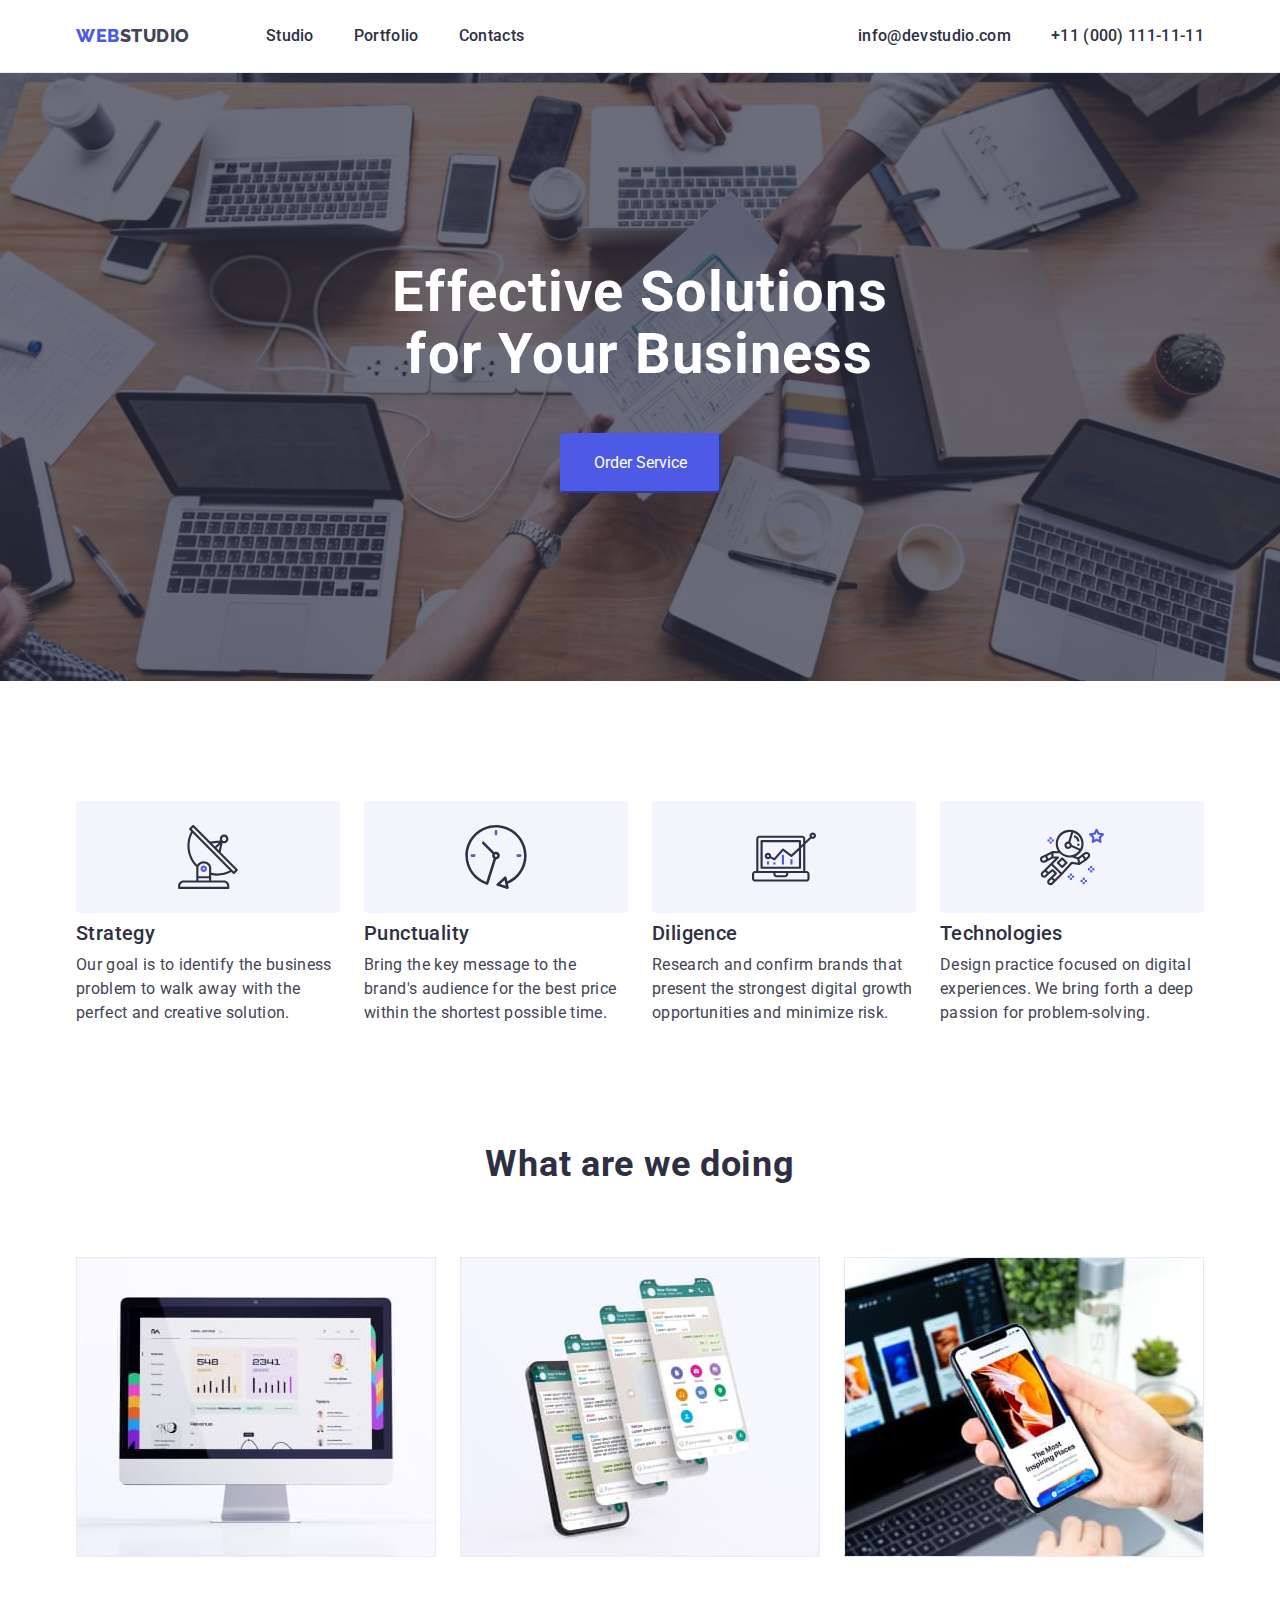
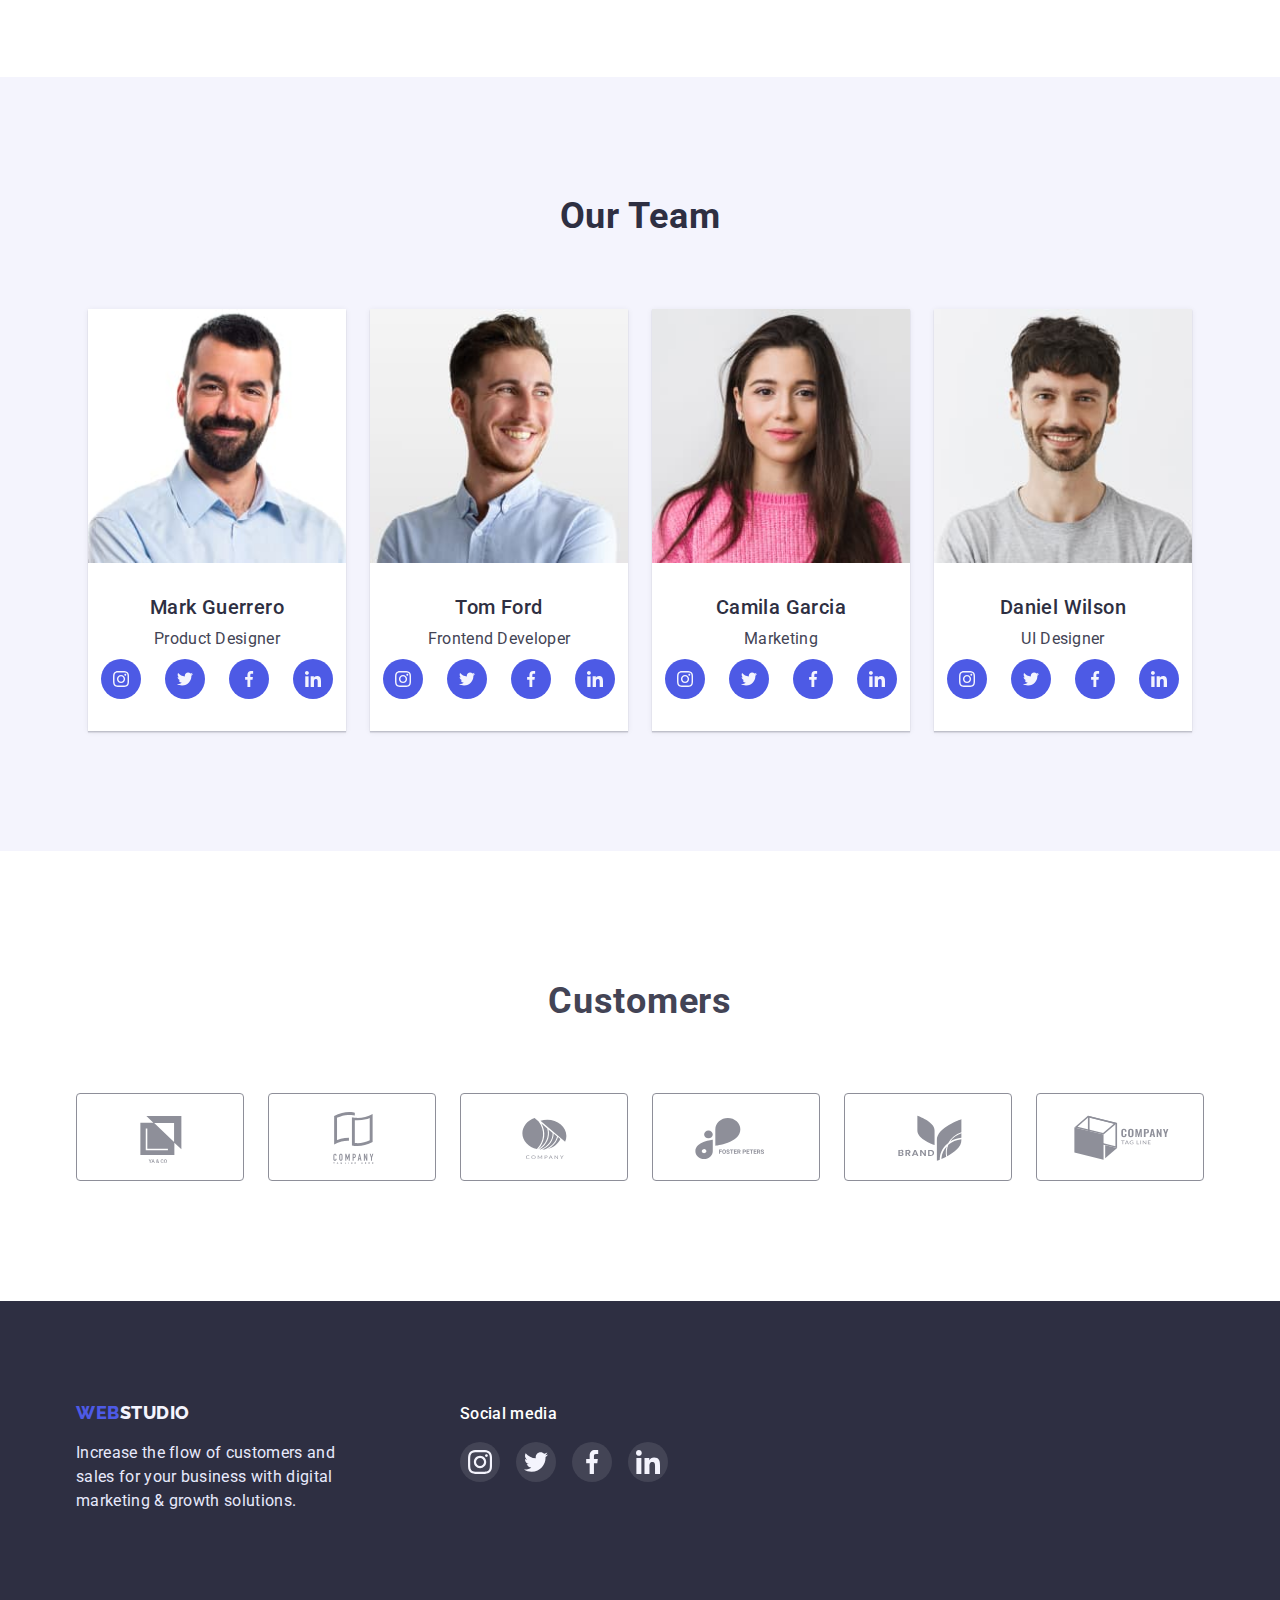
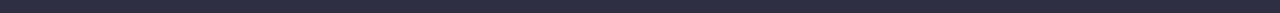
<file: index.html>
<!DOCTYPE html>
<html lang="en">
  <head>
    <meta charset="UTF-8" />
    <meta http-equiv="X-UA-Compatible" content="IE=edge" />
    <meta name="viewport" content="width=device-width, initial-scale=1.0" />
    <link rel="preconnect" href="https://fonts.googleapis.com" />
    <link rel="preconnect" href="https://fonts.gstatic.com" crossorigin />
    <link
      href="https://fonts.googleapis.com/css2?family=Montserrat:wght@400;500;600;700&family=Raleway:wght@800&family=Roboto:wght@400;500;700&display=swap"
      rel="stylesheet"
    />
    <title>WebStudio</title>
    <link
      rel="stylesheet"
      href="https://cdnjs.cloudflare.com/ajax/libs/modern-normalize/1.0.0/modern-normalize.min.css"
    />
    <link rel="stylesheet" href="./styles/styles.css" />
  </head>
  <body>
    <header class="header">
      <div class="container header-container">
        <nav class="header-navigation">
          <a href="./index.html" class="logo link"
            >Web<span class="logo-S">Studio</span></a
          >
          <ul class="site-nav">
            <li class="site-nav-item">
              <a href="./index.html" class="site-nav-list link">Studio</a>
            </li>
            <li class="site-nav-item">
              <a href="./portfolio.html" class="site-nav-list link"
                >Portfolio</a
              >
            </li>
            <li class="site-nav-item">
              <a href="" class="site-nav-list link">Contacts</a>
            </li>
          </ul>
        </nav>
        <address class="auth-nav">
          <ul class="auth-nav list">
            <li class="auth-nav-item">
              <a href="" class="auth-nav-link link">info@devstudio.com</a>
            </li>
            <li class="auth-nav-item">
              <a href="" class="auth-nav-link link">+11 (000) 111-11-11</a>
            </li>
          </ul>
        </address>
      </div>
    </header>
    <main>
      <section class="hero hero-section">
        <div class="container">
          <h1 class="hero-title">Effective Solutions for Your Business</h1>
          <button type="button" class="hero-button">Order Service</button>
        </div>
      </section>
      <section class="directions">
        <div class="container">
          <h2 class="visually-hidden">directions</h2>
          <ul class="directions-list-list">
            <li class="directions-item">
              <div class="directions-link link">
                <svg class="directions-icon" width="64" height="64">
                  <use href="./images/sprite.svg#icon-antenna"></use>
                </svg>
              </div>
              <h3 class="directions-subtitle section-subtitle">Strategy</h3>
              <p class="directions-item-text section-text">
                Our goal is to identify the business problem to walk away with
                the perfect and creative solution.
              </p>
            </li>
            <li class="directions-item">
              <div class="directions-link link">
                <svg class="directions-icon" width="64" height="64">
                  <use href="./images/sprite.svg#icon-clock"></use>
                </svg>
              </div>
              <h3 class="directions-subtitle section-subtitle">Punctuality</h3>
              <p class="directions-item-text section-text">
                Bring the key message to the brand's audience for the best price
                within the shortest possible time.
              </p>
            </li>
            <li class="directions-item">
              <div class="directions-link link">
                <svg class="directions-icon" width="64" height="64">
                  <use href="./images/sprite.svg#icon-diagram"></use>
                </svg>
              </div>
              <h3 class="directions-subtitle section-subtitle">Diligence</h3>
              <p class="directions-item-text section-text">
                Research and confirm brands that present the strongest digital
                growth opportunities and minimize risk.
              </p>
            </li>
            <li class="directions-item">
              <div class="directions-link link">
                <svg class="directions-icon" width="64" height="64">
                  <use href="./images/sprite.svg#icon-astronaut"></use>
                </svg>
              </div>
              <h3 class="directions-subtitle section-subtitle">Technologies</h3>
              <p class="directions-item-text section-text">
                Design practice focused on digital experiences. We bring forth a
                deep passion for problem-solving.
              </p>
            </li>
          </ul>
        </div>
      </section>
      <section class="doing">
        <div class="container">
          <h2 class="doing-title section-title">What are we doing</h2>
          <ul class="doing-list-list">
            <li class="doing-item">
              <img
                src="./images/monitor.jpg"
                alt="monitor"
                width="360"
                height="300"
              />
            </li>
            <li class="doing-item">
              <img
                src="./images/smartphone.jpg"
                alt="smartphone"
                width="360"
                height="300"
              />
            </li>
            <li class="doing-item">
              <img
                src="./images/laptop.jpg"
                alt="laptop"
                width="360"
                height="300"
              />
            </li>
          </ul>
        </div>
      </section>
      <section class="team">
        <div class="container">
          <h2 class="team-title section-title">Our Team</h2>
          <ul class="team-list list">
            <li class="main-team-item">
              <img
                src="./images/Guerrero.jpg"
                alt="Guerrero"
                width="264"
                height="260"
              />
              <div class="card-content">
                <h3 class="team-subtitle section-subtitle">Mark Guerrero</h3>
                <p class="team-text section-text">Product Designer</p>
                <ul class="team-soc-list list;">
                  <li class="team-soc-item">
                    <a href="" class="team-soc-link">
                      <svg class="team-soc-icon" width="16" height="16">
                        <use href="./images/sprite.svg#icon-instagram"></use>
                      </svg>
                    </a>
                  </li>
                  <li class="team-soc-item">
                    <a href="" class="team-soc-link">
                      <svg class="team-soc-icon" width="16" height="16">
                        <use href="./images/sprite.svg#icon-twitter"></use>
                      </svg>
                    </a>
                  </li>
                  <li class="team-soc-item">
                    <a href="" class="team-soc-link">
                      <svg class="team-soc-icon" width="16" height="16">
                        <use href="./images/sprite.svg#icon-facebook"></use>
                      </svg>
                    </a>
                  </li>
                  <li class="team-soc-item">
                    <a href="" class="team-soc-link">
                      <svg class="team-soc-icon" width="16" height="16">
                        <use href="./images/sprite.svg#icon-linkedin"></use>
                      </svg>
                    </a>
                  </li>
                </ul>
              </div>
            </li>
            <li class="main-team-item">
              <img
                src="./images/Ford.jpg"
                alt="Ford"
                width="264"
                height="260"
              />
              <div class="card-content">
                <h3 class="team-subtitle section-subtitle">Tom Ford</h3>
                <p class="team-text section-text">Frontend Developer</p>
                <ul class="team-soc-list list;">
                  <li class="team-soc-item">
                    <a href="" class="team-soc-link">
                      <svg class="team-soc-icon" width="16" height="16">
                        <use href="./images/sprite.svg#icon-instagram"></use>
                      </svg>
                    </a>
                  </li>
                  <li class="team-soc-item">
                    <a href="" class="team-soc-link">
                      <svg class="team-soc-icon" width="16" height="16">
                        <use href="./images/sprite.svg#icon-twitter"></use>
                      </svg>
                    </a>
                  </li>
                  <li class="team-soc-item">
                    <a href="" class="team-soc-link">
                      <svg class="team-soc-icon" width="16" height="16">
                        <use href="./images/sprite.svg#icon-facebook"></use>
                      </svg>
                    </a>
                  </li>
                  <li class="team-soc-item">
                    <a href="" class="team-soc-link">
                      <svg class="team-soc-icon" width="16" height="16">
                        <use href="./images/sprite.svg#icon-linkedin"></use>
                      </svg>
                    </a>
                  </li>
                </ul>
              </div>
            </li>

            <li class="main-team-item">
              <img
                src="./images/Garcia.jpg"
                alt="Garcia"
                width="264"
                height="260"
              />
              <div class="card-content">
                <h3 class="team-subtitle section-subtitle">Camila Garcia</h3>
                <p class="team-text section-text">Marketing</p>
                <ul class="team-soc-list list;">
                  <li class="team-soc-item">
                    <a href="" class="team-soc-link">
                      <svg class="team-soc-icon" width="16" height="16">
                        <use href="./images/sprite.svg#icon-instagram"></use>
                      </svg>
                    </a>
                  </li>
                  <li class="team-soc-item">
                    <a href="" class="team-soc-link">
                      <svg class="team-soc-icon" width="16" height="16">
                        <use href="./images/sprite.svg#icon-twitter"></use>
                      </svg>
                    </a>
                  </li>
                  <li class="team-soc-item">
                    <a href="" class="team-soc-link">
                      <svg class="team-soc-icon" width="16" height="16">
                        <use href="./images/sprite.svg#icon-facebook"></use>
                      </svg>
                    </a>
                  </li>
                  <li class="team-soc-item">
                    <a href="" class="team-soc-link">
                      <svg class="team-soc-icon" width="16" height="16">
                        <use href="./images/sprite.svg#icon-linkedin"></use>
                      </svg>
                    </a>
                  </li>
                </ul>
              </div>
            </li>
            <li class="main-team-item">
              <img
                src="./images/Wilson.jpg"
                alt="Wilson"
                width="264"
                height="260"
              />
              <div class="card-content">
                <h3 class="team-subtitle section-subtitle">Daniel Wilson</h3>
                <p class="team-text section-text">UI Designer</p>
                <ul class="team-soc-list list;">
                  <li class="team-soc-item">
                    <a href="" class="team-soc-link">
                      <svg class="team-soc-icon" width="16" height="16">
                        <use href="./images/sprite.svg#icon-instagram"></use>
                      </svg>
                    </a>
                  </li>
                  <li class="team-soc-item">
                    <a href="" class="team-soc-link">
                      <svg class="team-soc-icon" width="16" height="16">
                        <use href="./images/sprite.svg#icon-twitter"></use>
                      </svg>
                    </a>
                  </li>
                  <li class="team-soc-item">
                    <a href="" class="team-soc-link">
                      <svg class="team-soc-icon" width="16" height="16">
                        <use href="./images/sprite.svg#icon-facebook"></use>
                      </svg>
                    </a>
                  </li>
                  <li class="team-soc-item">
                    <a href="" class="team-soc-link">
                      <svg class="team-soc-icon" width="16" height="16">
                        <use href="./images/sprite.svg#icon-linkedin"></use>
                      </svg>
                    </a>
                  </li>
                </ul>
              </div>
            
        
      </section>

      <section class="customers">
        <div class="container">
          <h2 class="customers-title">Customers</h2>
          <ul class="customers-list list">
            <li class="customers-item">
              <a href="" class="customers-link link"
                ><svg class="customers-icon" width="104" height="56">
                  <use href="./images/sprite.svg#icon-Logo1"></use>
                </svg>
              </a>
            </li>
            <li class="customers-item">
              <a href="" class="customers-link link"
                ><svg class="customers-icon" width="104" height="56">
                  <use href="./images/sprite.svg#icon-Logo2"></use>
                </svg>
              </a>
            </li>
            <li class="customers-item">
              <a href="" class="customers-link link"
                ><svg class="customers-icon" width="104" height="56">
                  <use href="./images/sprite.svg#icon-Logo3"></use>
                </svg>
              </a>
            </li>
            <li class="customers-item">
              <a href="" class="customers-link link"
                ><svg class="customers-icon" width="104" height="56">
                  <use href="./images/sprite.svg#icon-Logo4"></use>
                </svg>
              </a>
            </li>
            <li class="customers-item">
              <a href="" class="customers-link link"
                ><svg class="customers-icon" width="104" height="56">
                  <use href="./images/sprite.svg#icon-Logo5"></use>
                </svg>
              </a>
            </li>
            <li class="customers-item">
              <a href="" class="customers-link link"
                ><svg class="customers-icon" width="104" height="56">
                  <use href="./images/sprite.svg#icon-Logo6"></use>
                </svg>
              </a>
            </li>
          </ul>
        </div>
      </section>
    </main>
    <footer class="footer">
      <div class="container footer-column">
        <div class="footer-container1">
        <a href="./index.html" class="logo link"
          >Web<span class="logo-SL">Studio</span></a>
        <p class="footer-text">
          Increase the flow of customers and sales for your business with
          digital marketing & growth solutions.
        </p>
        </div>
        
        <div class="footer-social">
          <p class="footer-social-media">Social media</p>
          <ul class="footer-team-soc-list list">
            <li class="footer-team-soc-item">
              <a href="" class="footer-team-soc-link link">
                <svg class="footer-team-soc-icon" width="24" height="24">
                  <use href="./images/sprite.svg#icon-instagram"></use>
                </svg>
              </a>
            </li>
            
            <li class="footer-team-soc-item">
              <a href="" class="footer-team-soc-link link">
                <svg class="footer-team-soc-icon" width="24" height="24">
                  <use href="./images/sprite.svg#icon-twitter"></use>
                </svg>
              </a>
            </li>
            <li class="footer-team-soc-item">
              <a href="" class="footer-team-soc-link link">
                <svg class="footer-team-soc-icon" width="24" height="24">
                  <use href="./images/sprite.svg#icon-facebook"></use>
                </svg>
              </a>
            </li>
            <li class="footer-team-soc-item">
              <a href="" class="footer-team-soc-link link">
                <svg class="footer-team-soc-icon" width="24" height="24">
                  <use href="./images/sprite.svg#icon-linkedin"></use>
                </svg>
              </a>
            </li>
             </ul>
           
        </div>
      </div>
    </footer>
  </body>
</html>
</file>
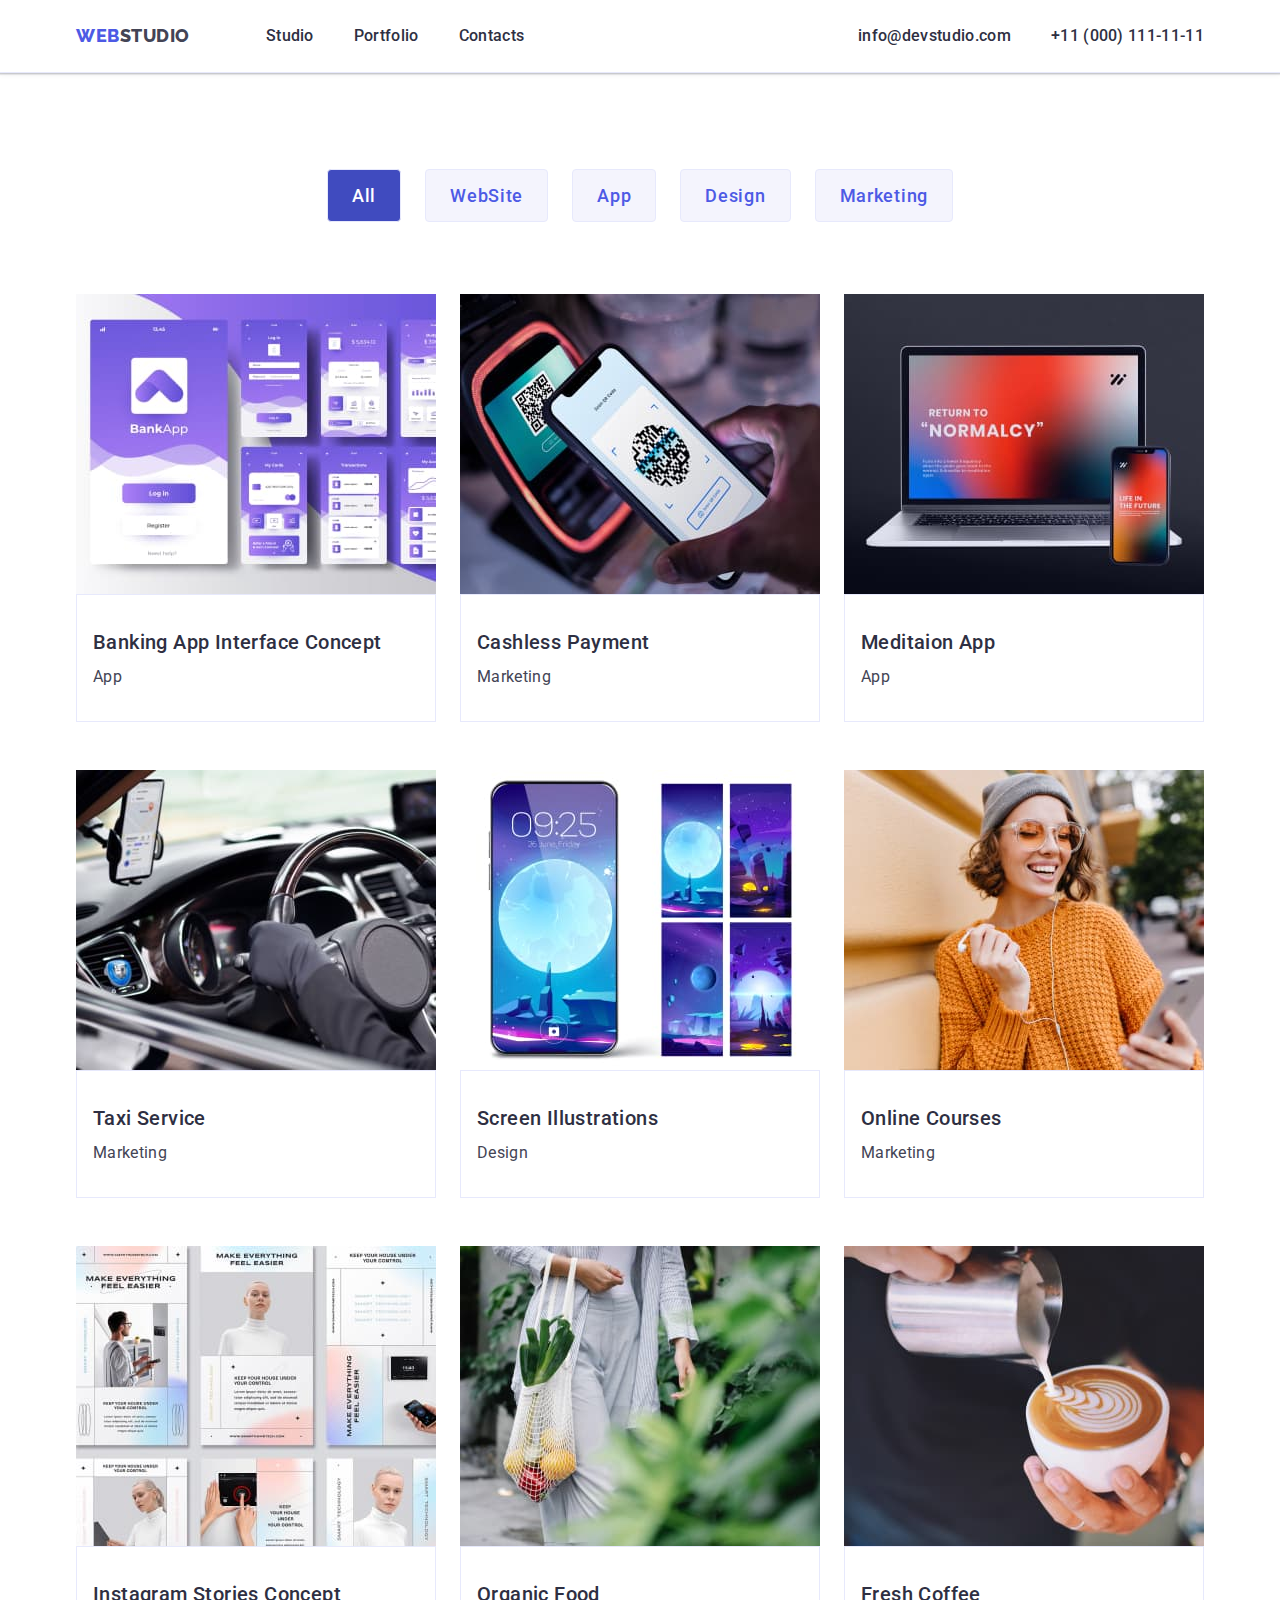
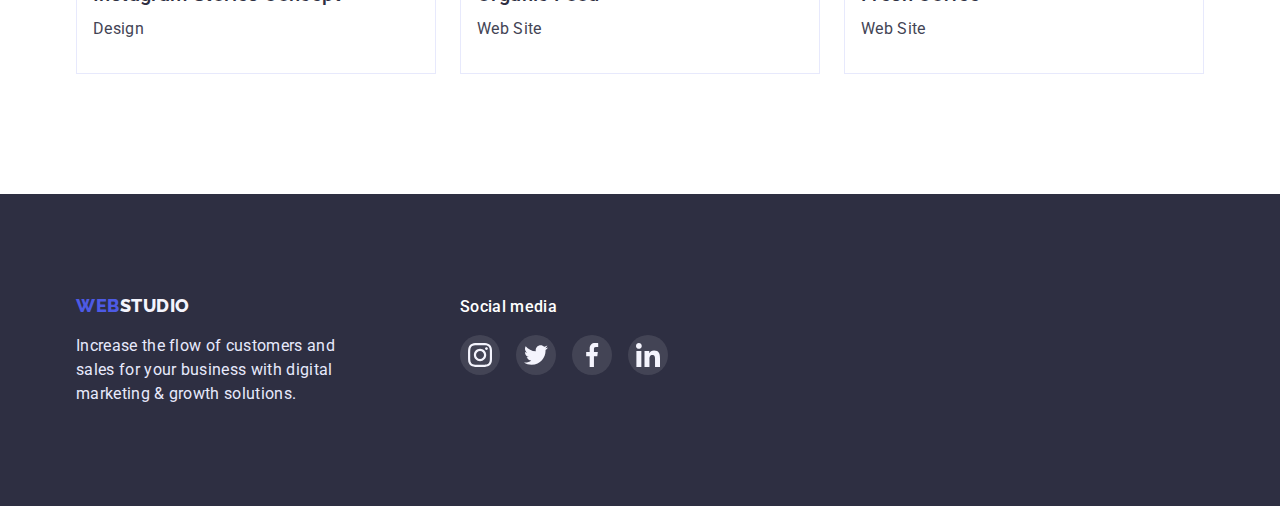
<file: portfolio.html>
<!DOCTYPE html>
<html lang="en">
  <head>
    <meta charset="UTF-8" />
    <meta http-equiv="X-UA-Compatible" content="IE=edge" />
    <meta name="viewport" content="width=device-width, initial-scale=1.0" />
    <link rel="preconnect" href="https://fonts.googleapis.com" />
    <link rel="preconnect" href="https://fonts.gstatic.com" crossorigin />
    <link
      href="https://fonts.googleapis.com/css2?family=Montserrat:wght@400;500;600;700&family=Raleway:wght@800&family=Roboto:wght@400;500;700&display=swap"
      rel="stylesheet"
    />
    <title>Portfolio</title>
    <link
      rel="stylesheet"
      href="https://cdnjs.cloudflare.com/ajax/libs/modern-normalize/1.0.0/modern-normalize.min.css"
    />
    <link rel="stylesheet" href="./styles/styles.css" />
  </head>
  <body>
    <header class="header">
      <div class="container header-container">
        <nav class="header-navigation">
          <a href="./index.html" class="logo link"
            >Web<span class="logo-S">Studio</span></a
          >
          <ul class="site-nav">
            <li class="site-nav-item">
              <a href="./index.html" class="site-nav-list link">Studio</a>
            </li>
            <li class="site-nav-item">
              <a href="./portfolio.html" class="site-nav-list link"
                >Portfolio</a
              >
            </li>
            <li class="site-nav-item">
              <a href="" class="site-nav-list link">Contacts</a>
            </li>
          </ul>
        </nav>
        <address class="auth-nav">
          <ul class="auth-nav list">
            <li class="auth-nav-item">
              <a href="" class="auth-nav-link link">info@devstudio.com</a>
            </li>
            <li class="auth-nav-item">
              <a href="" class="auth-nav-link link">+11 (000) 111-11-11</a>
            </li>
          </ul>
        </address>
      </div>
    </header>
    <main>
      <section class="portfolio">
        <div class="container">
          <h2 class="visually-hidden">Portfolio</h2>
          <ul class="portfolio-button-list list">
            <li class="portfolio-button-item">
              <button type="button" class="portfolio-button-all">All</button>
            </li>
            <li class="portfolio-button-item">
              <button type="button" class="portfolio-button">WebSite</button>
            </li>
            <li class="portfolio-button-item">
              <button type="button" class="portfolio-button">App</button>
            </li>
            <li class="portfolio-button-item">
              <button type="button" class="portfolio-button">Design</button>
            </li>
            <li class="portfolio-button-item">
              <button type="button" class="portfolio-button">Marketing</button>
            </li>
          </ul>

          <ul class="portfolio-card-list list">
            <li class="portfolio-card-item">
              <a href="" class="portfolio-card-link link">
                <img src="./images/banking.jpg" alt="banking" />
                <div class="portfolio-card-content">
                  <h3 class="portfolio-card-subtitle section-subtitle">
                    Banking App Interface Concept
                  </h3>
                  <p class="portfolio-card-text section-text">App</p>
                </div>
              </a>
            </li>

            <li class="portfolio-card-item">
              <a href="" class="portfolio-card-link link">
                <img src="./images/cashless.jpg" alt="cashless" />
                <div class="portfolio-card-content">
                  <h3 class="portfolio-card-subtitle section-subtitle">
                    Cashless Payment
                  </h3>
                  <p class="portfolio-card-text section-text">Marketing</p>
                </div>
              </a>
            </li>

            <li class="portfolio-card-item">
              <a href="" class="portfolio-card-link link">
                <img src="./images/meditaion.jpg" alt="meditaion" />
                <div class="portfolio-card-content">
                  <h3 class="portfolio-card-subtitle section-subtitle">
                    Meditaion App
                  </h3>
                  <p class="portfolio-card-text section-text">App</p>
                </div>
              </a>
            </li>

            <li class="portfolio-card-item">
              <a href="" class="portfolio-card-link link">
                <img src="./images/taxi.jpg" alt="taxi" />
                <div class="portfolio-card-content">
                  <h3 class="portfolio-card-subtitle section-subtitle">
                    Taxi Service
                  </h3>
                  <p class="portfolio-card-text section-text">Marketing</p>
                </div>
              </a>
            </li>

            <li class="portfolio-card-item">
              <a href="" class="portfolio-card-link link">
                <img src="./images/screen.jpg" alt="screen" />
                <div class="portfolio-card-content">
                  <h3 class="portfolio-card-subtitle section-subtitle">
                    Screen Illustrations
                  </h3>
                  <p class="portfolio-card-text section-text">Design</p>
                </div>
              </a>
            </li>

            <li class="portfolio-card-item">
              <a href="" class="portfolio-card-link link">
                <img src="./images/online.jpg" alt="online" />
                <div class="portfolio-card-content">
                  <h3 class="portfolio-card-subtitle section-subtitle">
                    Online Courses
                  </h3>
                  <p class="portfolio-card-text section-text">Marketing</p>
                </div>
              </a>
            </li>

            <li class="portfolio-card-item">
              <a href="" class="portfolio-card-link link">
                <img src="./images/instagram.jpg" alt="instagram" />
                <div class="portfolio-card-content">
                  <h3 class="portfolio-card-subtitle section-subtitle">
                    Instagram Stories Concept
                  </h3>
                  <p class="portfolio-card-text section-text">Design</p>
                </div>
              </a>
            </li>

            <li class="portfolio-card-item">
              <a href="" class="portfolio-card-link link">
                <img src="./images/organic.jpg" alt="organic" />
                <div class="portfolio-card-content">
                  <h3 class="portfolio-card-subtitle section-subtitle">
                    Organic Food
                  </h3>
                  <p class="portfolio-card-text section-text">Web Site</p>
                </div>
              </a>
            </li>

            <li class="portfolio-card-item">
              <a href="" class="portfolio-card-link link">
                <img src="./images/fresch.jpg" alt="fresch" />
                <div class="portfolio-card-content">
                  <h3 class="portfolio-card-subtitle section-subtitle">
                    Fresh Coffee
                  </h3>
                  <p class="portfolio-card-text section-text">Web Site</p>
                </div>
              </a>
            </li>
          </ul>
        </div>
      </section>
    </main>

    <footer class="footer">
      <div class="container footer-column">
        <div class="footer-container1">
          <a href="./index.html" class="logo link"
            >Web<span class="logo-SL">Studio</span></a
          >
          <p class="footer-text">
            Increase the flow of customers and sales for your business with
            digital marketing & growth solutions.
          </p>
        </div>

        <div class="footer-social">
          <p class="footer-social-media">Social media</p>
          <ul class="footer-team-soc-list list">
            <li class="footer-team-soc-item">
              <a href="" class="footer-team-soc-link link">
                <svg class="footer-team-soc-icon" width="24" height="24">
                  <use href="./images/sprite.svg#icon-instagram"></use>
                </svg>
              </a>
            </li>

            <li class="footer-team-soc-item">
              <a href="" class="footer-team-soc-link link">
                <svg class="footer-team-soc-icon" width="24" height="24">
                  <use href="./images/sprite.svg#icon-twitter"></use>
                </svg>
              </a>
            </li>
            <li class="footer-team-soc-item">
              <a href="" class="footer-team-soc-link link">
                <svg class="footer-team-soc-icon" width="24" height="24">
                  <use href="./images/sprite.svg#icon-facebook"></use>
                </svg>
              </a>
            </li>
            <li class="footer-team-soc-item">
              <a href="" class="footer-team-soc-link link">
                <svg class="footer-team-soc-icon" width="24" height="24">
                  <use href="./images/sprite.svg#icon-linkedin"></use>
                </svg>
              </a>
            </li>
          </ul>
        </div>
      </div>
    </footer>
  </body>
</html>
</file>
<file: styles/styles.css>
:root {
  --primary-text-color: #434455;
  --title-text-color: #2e2f42;
  --accent-color: #4d5ae5;
  --subtitle-text-color: #2e2f42;
  --primary-white-color: #ffffff;
  --background-button: #f4f4fd;
  --rgba: linear-gradient(rgba(46, 47, 66, 0.7), rgba(46, 47, 66, 0.7));
  --cubic: cubic-bezier(0.4, 0, 0.2, 1);
  --hover-button-color: #404bbf;
}
p,
h1,
h2,
h3,
h4 {
  margin-top: 0;
  margin-bottom: 0;
}
p.footer-social-media {
  font-weight: 500;
  font-size: 16px;
  line-height: 24px;
  letter-spacing: 0.02em;
  color: var(--primary-white-color);
}
a {
  text-decoration: none;
}
ul {
  list-style: none;
  margin-top: 0;
  margin-bottom: 0;
  padding-left: 0;
}
img {
  display: block;
  max-width: 100%;
  height: auto;
}
button {
  cursor: pointer;
}
.container {
  max-width: 1158px;
  margin: 0 auto;
  padding: 0 15px;
}
body {
  font-family: "Roboto", sans-serif;
  color: #434455;
  background-color: #ffffff;
}
.subtitle {
  font-weight: 500;
  font-size: 20px;
  line-height: 1.2;
  margin-bottom: 8px;
  color: #2e2f42;
}

.list {
  list-style: none;
}

.link {
  text-decoration: none;
}

.visually-hidden {
  position: absolute;
  width: 1px;
  height: 1px;
  margin: -1px;
  border: 0;
  padding: 0;
  white-space: nowrap;
  clip-path: inset(100%);
  clip: rect(0 0 0 0);
  overflow: hidden;
}

.section-subtitle {
  font-weight: 500;
  font-size: 20px;
  line-height: 1.5em;
  letter-spacing: 0.02em;
  color: var(--subtitle-text-color);
  margin-bottom: 8px;
}

.section-text {
  font-size: 16px;
  line-height: 1.5em;
  letter-spacing: 0.02em;
}

.section-title {
  font-size: 36px;
  line-height: 1.1em;
  letter-spacing: 0.02em;
  text-align: center;
  margin-bottom: 72px;
  flex-wrap: wrap;
  align-content: stretch;
  flex-direction: row;
  color: var(--title-text-color);
}

/*------Header-------*/
.header {
  border-bottom: 1px solid #e7e9fc;
  box-shadow: 0px 2px 1px rgba(46, 47, 66, 0.08),
    0px 1px 1px rgba(46, 47, 66, 0.16), 0px 1px 6px rgba(46, 47, 66, 0.08);
}
.header-container {
  padding-top: 24px;
  padding-bottom: 24px;
}

.header-container,
.header-navigation,
.site-nav,
.auth-nav {
  display: flex;
}
.header-navigation {
  margin-right: auto;
}
.site-nav {
  gap: 40px;
}
.auth-nav {
  gap: 40px;
}

.logo {
  font-family: "Raleway", sans-serif;
  font-weight: 800;
  font-size: 18px;
  line-height: 1.33em;
  letter-spacing: 0.03em;
  text-transform: uppercase;
  color: var(--accent-color);
  margin-right: 76px;
}
.logo-S {
  color: var(--primary-text-color);
}
.logo-SL {
  color: #f4f4fd;
}

.site-nav-list {
  font-weight: 500;
  font-size: 16px;
  line-height: 1.5em;
  letter-spacing: 0.02em;
  color: #2e2f42;
}

.site-nav-list:hover,
.site-nav-list:focus {
  color: #4d5ae5;
}

.auth-nav-link {
  font-weight: 500;
  font-size: 16px;
  line-height: 1.5em;
  letter-spacing: 0.02em;
  color: #2e2f42;
  font-style: normal;
}
.auth-nav-link:hover,
.auth-nav-link:focus {
  color: #4d5ae5;
}
/*--------Hero,Section -------*/
.hero {
  max-width: 1440px;
  margin: 0 auto;
  background-image: var(--rgba), url(../images/people-office.jpg);
  background-color: #2e2f42;
  background-position: center;
  background-repeat: no-repeat;
  background-size: cover;
}
.hero-section {
  padding-top: 188px;
  padding-bottom: 188px;
  text-align: center;
}
.hero-title {
  max-width: 496px;
  margin: 0 auto;
  margin-bottom: 48px;
  font-size: 56px;
  line-height: 1.11em;
  letter-spacing: 0.02em;
  color: #ffffff;
}

.hero-button {
  font-family: "Roboto", sans-serif;
  line-height: 1.5;
  font-size: 16px;
  padding: 16px 32px;
  background: var(--accent-color);
  color: var(--primary-white-color);
  margin-top: 48px;
  margin-left: auto;
  margin-right: auto;
  border-radius: 4px;
  display: flex;
  border-color: var(--accent-color);
  transition: color 250ms var(--cubic), background-color 250ms var(--cubic);
}
.hero-button:hover,
.hero-button:focus {
  background-color: var(--hover-button-color);
  box-shadow: 0px 3px 1px rgba(0, 0, 0, 0.1), 0px 2px 1px rgba(0, 0, 0, 0.08),
    0px 2px 2px rgba(0, 0, 0, 0.12);
}

.directions {
  padding-top: 120px;
  padding-bottom: 0px;
}

.directions-list-list {
  display: flex;
  column-gap: 24px;
}
.directions-link {
  width: 100%;
  height: 112px;
  border-radius: 4px;
  display: flex;
  align-items: center;
  justify-content: center;
  background-color: var(--background-button);
}

.directions-item {
  flex-basis: calc((100% - 3 * 24px) / 4);

  border-radius: 4px;
}

.directions-subtitle {
  margin-top: 8px;
  font-weight: 500;
  font-size: 20px;
  line-height: 1.2;
}

.directions-item-text {
  color: var(--second-color);
  line-height: 1.5;
  margin-top: 8px;
}

.doing {
  padding-top: 120px;
  padding-bottom: 120px;
}

.doing-list-list {
  display: flex;
  flex-wrap: wrap;
  column-gap: 24px;
}
.doing-item {
  flex-basis: calc((100% - 2 * 24px) / 3);
}
.team {
  background-color: #f4f4fd;
  padding-top: 120px;
  padding-bottom: 120px;
}
.team-text {
  text-align: center;
  font-size: 16px;
  line-height: 1.5;
  color: #434455;
  margin-top: 8px;
}

.team-title {
  font-size: 36px;
  line-height: 1.11;
  text-align: center;
  text-transform: capitalize;
  margin-bottom: 72px;
}
.team-subtitle {
  font-weight: 500;
  font-size: 20px;
  line-height: 1.2;
  text-align: center;
}
.card-content {
  padding-top: 32px;
  padding-bottom: 32px;
  background-color: var(--primary-white-color);
  border-radius: 0px 0px 4px 4px;
  padding: 32px 8px;
  border-top: none;
}
.team-list {
  display: flex;
  justify-content: center;
  gap: 24px;
}

.main-team-item {
  width: calc((100% - 96px) / 4);
  background: #ffffff;
  box-shadow: 0px 1px 6px rgba(46, 47, 66, 0.08),
    0px 1px 1px rgba(46, 47, 66, 0.16), 0px 2px 1px rgba(46, 47, 66, 0.08);
}
.team-item:is(:hover, :focus) {
  box-shadow: 0px 1px 6px rgba(46, 47, 66, 0.08),
    0px 1px 1px rgba(46, 47, 66, 0.16), 0px 2px 1px rgba(46, 47, 66, 0.08);
}
.team-soc-list {
  display: flex;
  justify-content: center;
  gap: 24px;
  margin-top: 8px;
}
.team-soc-item {
}
.team-soc-link {
  width: 40px;
  height: 40px;
  background-color: #4d5ae5;
  border-radius: 50%;
  display: flex;
  align-items: center;
  justify-content: center;
  border-radius: 50%;
  transition: color 250ms var(--cubic), background-color 250ms var(--cubic);
}

.team-soc-icon {
  fill: #f4f4fd;
}
.team-soc-link:is(:hover, :focus) {
  background-color: #404bbf;
}
.customers {
  padding-top: 130px;
  padding-bottom: 120px;
}

.customers-title {
  font-size: 36px;
  line-height: 40px;
  text-align: center;
  letter-spacing: 0.02em;
  text-transform: capitalize;
}

.customers-list {
  display: flex;
  gap: 24px;
  margin-top: 72px;
}

.customers-item {
  width: calc((100% - 24px) / 6);
  height: 88px;
}

.customers-link {
  width: 100%;
  height: 100%;
  border: 1px solid #8e8f99;
  border-radius: 4px;
  display: flex;
  align-items: center;
  justify-content: center;
  color: #8e8f99;
  transition: color 250ms var(--cubic), background-color 250ms var(--cubic);
}

.customers-icon {
  fill: currentColor;
}

.customers-link:is(:hover, :focus) {
  border-color: var(--hover-button-color);
  color: var(--hover-button-color);
}

/*--------Portfolio-------*/
.portfolio {
  padding-top: 96px;
  padding-bottom: 120px;
}
.portfolio-button-all {
  font-weight: 500;
  font-size: 16px;
  line-height: 1.5em;
  letter-spacing: 0.04em;
  color: var(--primary-white-color);
  background-color: #404bbf;
  border: 1px solid #e7e9fc;
  border-radius: 4px;
  padding: 12px 24px;
}
.portfolio-button-all:focus,
.portfolio-button-all:hover {
  color: #ffffff;
  background: #404bbf;
  box-shadow: 0px 3px 1px rgba(0, 0, 0, 0.1), 0px 2px 1px rgba(0, 0, 0, 0.08),
    0px 2px 2px rgba(0, 0, 0, 0.12);
  border-color: #404bbf;
}
.portfolio-button {
  font-weight: 500;
  font-size: 16px;
  line-height: 1.5em;
  letter-spacing: 0.04em;
  color: var(--subtitle-text-color);
  background-color: #f4f4fd;
  border: 1px solid #e7e9fc;
  border-radius: 4px;
  padding: 12px 24px;
}

.portfolio-button-list {
  display: flex;
  justify-content: center;
  gap: 24px;
  margin-bottom: 72px;
}
.portfolio-button-all {
  font-size: 18px;
}
.portfolio-button {
  font-weight: 500;
  font-size: 18px;
  line-height: 1.5em;
  letter-spacing: 0.04em;
  color: var(--accent-color);
}
.portfolio-button:focus,
.portfolio-button:hover {
  color: #ffffff;
  background: #404bbf;
  box-shadow: 0px 3px 1px rgba(0, 0, 0, 0.1), 0px 2px 1px rgba(0, 0, 0, 0.08),
    0px 2px 2px rgba(0, 0, 0, 0.12);
  border-color: #404bbf;
}
.team-item-text {
  color: #434455;
}
.portfolio-card-text {
  color: #434455;
}
a.portfolio-card-link.link {
  display: block;
}

.portfolio-card-link:hover,
.portfolio-card-link:focus {
  box-shadow: 0px 1px 6px rgba(46, 47, 66, 0.08),
    0px 1px 1px rgba(46, 47, 66, 0.16), 0px 2px 1px rgba(46, 47, 66, 0.08);
}
.portfolio-card-list {
  display: flex;
  flex-wrap: wrap;
  column-gap: 24px;
  row-gap: 48px;
  flex-basis: calc((100% - 2 * 24px) / 3);
}
.portfolio-card-subtitle {
  justify-content: center;
}
.portfolio-card-content {
  border: 1px solid #e7e9fc;
  padding-top: 32px;
  padding-bottom: 32px;
  padding-left: 16px;
}
.portfolio-card-content:hover {
  box-shadow: 0px 1px 6px rgba(46, 47, 66, 0.08),
    0px 1px 1px rgba(46, 47, 66, 0.16), 0px 2px 1px rgba(46, 47, 66, 0.08);
}

/*--------Footer-------*/
.footer {
  background-color: #2e2f42;
  padding-top: 100px;
  padding-bottom: 100px;
}

.footer-text {
  color: #e7e9fc;
  max-width: 264px;
  margin-top: 16px;
  line-height: 1.5em;
  letter-spacing: 0.02em;
}
.footer-column {
  display: flex;
  align-items: baseline;
}

.footer-social {
  margin-left: 120px;
}

.footer-team-soc-list {
  display: flex;
  justify-content: center;
  gap: 16px;
  margin-top: 16px;
}

.footer-team-soc-link {
  width: 40px;
  height: 40px;
  background-color: rgba(255, 255, 255, 0.1);
  border-radius: 50%;
  display: flex;
  align-items: center;
  justify-content: center;
  border-radius: 50%;
  transition: color 250ms var(--cubic), background-color 250ms var(--cubic);
}

.footer-team-soc-icon {
  fill: rgba(255, 255, 255, 0.1);
}

.footer-team-soc-link:is(:hover, :focus) {
  background: #31d0aa;
}
</file>
